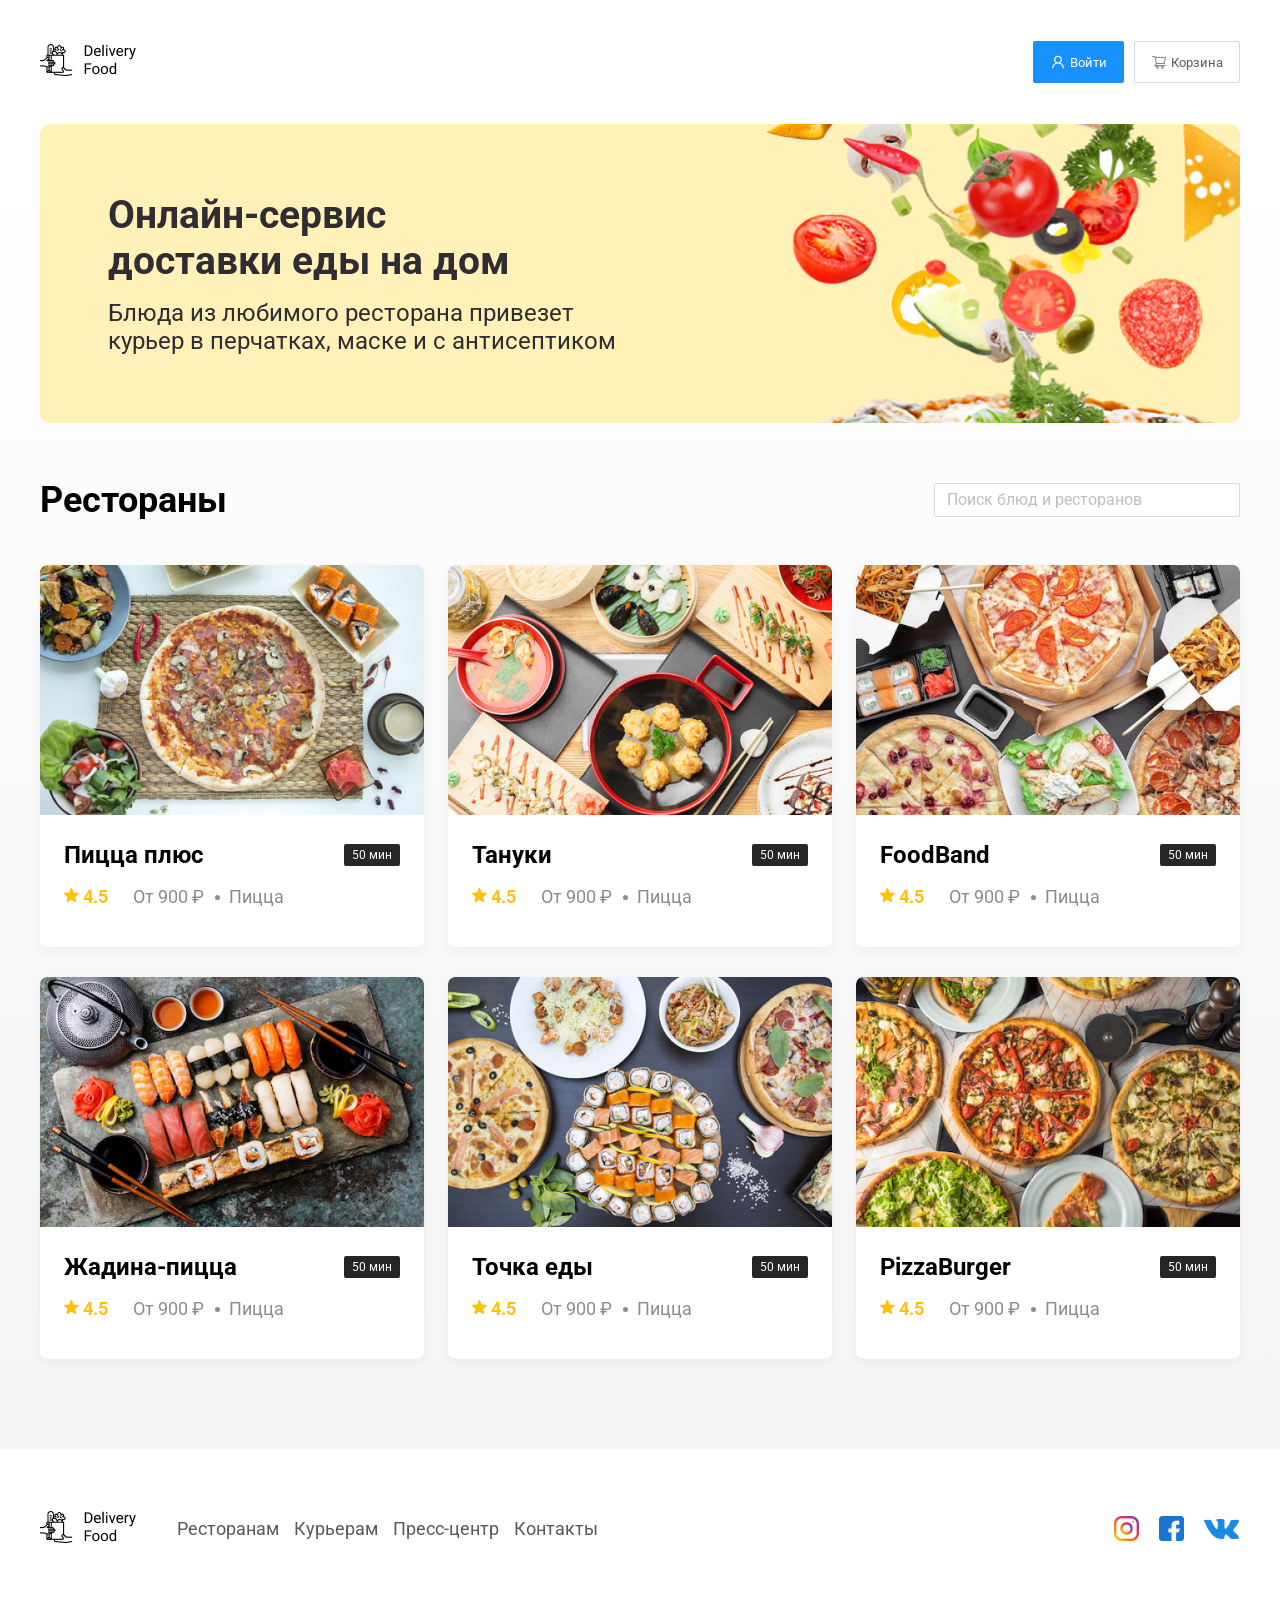
<file: index.html>
<!DOCTYPE html>
<html lang="ru">
<head>
    <meta charset="UTF-8">
    <meta name="viewport" content="width=device-width, initial-scale=1.0">
    <link rel="preconnect" href="https://fonts.googleapis.com">
    <link rel="preconnect" href="https://fonts.gstatic.com" crossorigin>
    <link href="https://fonts.googleapis.com/css2?family=Roboto:ital,wght@0,100..900;1,100..900&display=swap" rel="stylesheet">
    <link rel="stylesheet" href="./css/style.css">
    <script src="./script/index.js" defer></script>
    <title>Delivery Food</title>
</head>

<body>
    <div class="page-wrapper">
        <header class="header">
            <div class="container">
                <div class="header-box">
                    <a href="./index.html" class="header-logo logo">
                        <img src="./img/logo.png" alt="logo">
                    </a>
                    <div class="header-controls">
                        <button class="btn btn-primary">
                            <img src="./img/icon 1.png" alt="user">
                            Войти
                        </button>
                        <button class="btn btn-outline" id="cart-button">
                            <img src="./img/icon 2.png" alt="user">
                            Корзина
                        </button>
                    </div>
                </div>
            </div>
        </header>

        <main class="main">
            <section class="banner">
                <div class="container">
                    <div class="banner-item">
                        <h2 class="banner-item-title">
                            Онлайн-сервис <br> доставки еды на дом
                        </h2>
                        <p class="banner-item-subtitle">
                            Блюда из любимого ресторана привезет курьер в перчатках, маске и с антисептиком
                        </p>
                    </div>
                </div>
            </section>
            <section class="products">
                <div class="container">
                    <div class="products-header">
                        <h3 class="products-header-title">
                            Рестораны
                        </h3>
                        <input 
                            type="text" 
                            class="products-header-search"
                            placeholder="Поиск блюд и ресторанов"
                        >
                    </div>
                    <div class="products-wrapper" id="rests-container">
                        <a href="./index-copy.html" class="products-card">
                            <div class="products-card-image">
                                <img src="./img/Рестораны/Пицца плюс.jpg" alt="1">
                            </div>
                            <div class="products-card-description">
                                <div class="products-card-description-row">
                                    <h4 class="products-card-description-title">Пицца плюс</h4>
                                    <div class="products-card-description-padge">50 мин</div>
                                </div>
                                <div class="products-card-description-row">
                                    <div class="products-card-description-info">
                                        <div class="products-card-description-info-raiting">
                                            <img src="./img/Star.svg" alt="star">
                                            4,5
                                        </div>
                                        <div class="products-card-description-info-price">
                                            От 900 ₽
                                        </div>
                                        <div class="products-card-description-info-group">
                                            Пицца
                                        </div>
                                    </div>
                                </div>
                            </div>
                        </a>
                        <a href="./index-copy.html" class="products-card">
                            <div class="products-card-image">
                                <img src="./img/Рестораны/Тануки.jpg" alt="2">
                            </div>
                            <div class="products-card-description">
                                <div class="products-card-description-row">
                                    <h4 class="products-card-description-title">Тануки</h4>
                                    <div class="products-card-description-padge">50 мин</div>
                                </div>
                                <div class="products-card-description-row">
                                    <div class="products-card-description-info">
                                        <div class="products-card-description-info-raiting">
                                            <img src="./img/Star.svg" alt="star">
                                            4,5
                                        </div>
                                        <div class="products-card-description-info-price">
                                            От 900 ₽
                                        </div>
                                        <div class="products-card-description-info-group">
                                            Пицца
                                        </div>
                                    </div>
                                </div>
                            </div>
                        </a>
                        <a href="./index-copy.html" class="products-card">
                            <div class="products-card-image">
                                <img src="./img/Рестораны/FoodBand.jpg" alt="3">
                            </div>
                            <div class="products-card-description">
                                <div class="products-card-description-row">
                                    <h4 class="products-card-description-title">FoodBand</h4>
                                    <div class="products-card-description-padge">50 мин</div>
                                </div>
                                <div class="products-card-description-row">
                                    <div class="products-card-description-info">
                                        <div class="products-card-description-info-raiting">
                                            <img src="./img/Star.svg" alt="star">
                                            4,5
                                        </div>
                                        <div class="products-card-description-info-price">
                                            От 900 ₽
                                        </div>
                                        <div class="products-card-description-info-group">
                                            Пицца
                                        </div>
                                    </div>
                                </div>
                            </div>
                        </a>
                        <a href="./index-copy.html" class="products-card">
                            <div class="products-card-image">
                                <img src="./img/Рестораны/Жадина-пицца.jpg" alt="4">
                            </div>
                            <div class="products-card-description">
                                <div class="products-card-description-row">
                                    <h4 class="products-card-description-title">Жадина-пицца</h4>
                                    <div class="products-card-description-padge">50 мин</div>
                                </div>
                                <div class="products-card-description-row">
                                    <div class="products-card-description-info">
                                        <div class="products-card-description-info-raiting">
                                            <img src="./img/Star.svg" alt="star">
                                            4,5
                                        </div>
                                        <div class="products-card-description-info-price">
                                            От 900 ₽
                                        </div>
                                        <div class="products-card-description-info-group">
                                            Пицца
                                        </div>
                                    </div>
                                </div>
                            </div>
                        </a>
                        <a href="./index-copy.html" class="products-card">
                            <div class="products-card-image">
                                <img src="./img/Рестораны/Точка еды.jpg" alt="5">
                            </div>
                            <div class="products-card-description">
                                <div class="products-card-description-row">
                                    <h4 class="products-card-description-title">Точка еды</h4>
                                    <div class="products-card-description-padge">50 мин</div>
                                </div>
                                <div class="products-card-description-row">
                                    <div class="products-card-description-info">
                                        <div class="products-card-description-info-raiting">
                                            <img src="./img/Star.svg" alt="star">
                                            4,5
                                        </div>
                                        <div class="products-card-description-info-price">
                                            От 900 ₽
                                        </div>
                                        <div class="products-card-description-info-group">
                                            Пицца
                                        </div>
                                    </div>
                                </div>
                            </div>
                        </a>
                        <a href="./index-copy.html" class="products-card">
                            <div class="products-card-image">
                                <img src="./img/Рестораны/PizzaBurger.jpg" alt="6">
                            </div>
                            <div class="products-card-description">
                                <div class="products-card-description-row">
                                    <h4 class="products-card-description-title">PizzaBurger</h4>
                                    <div class="products-card-description-padge">50 мин</div>
                                </div>
                                <div class="products-card-description-row">
                                    <div class="products-card-description-info">
                                        <div class="products-card-description-info-raiting">
                                            <img src="./img/Star.svg" alt="star">
                                            4,5
                                        </div>
                                        <div class="products-card-description-info-price">
                                            От 900 ₽
                                        </div>
                                        <div class="products-card-description-info-group">
                                            Пицца
                                        </div>
                                    </div>
                                </div>
                            </div>
                        </a>
                    </div>
                </div>
            </section>
        </main>

        <div class="cart-modal_overlay">
            <div class="cart-modal">
                <div class="cart-modal-header">
                    <h2 class="cart-modal-header-title">Корзина</h2>
                    <span class="cart-modal-header-close">
                        <img src="./img/Vector2.png" alt="close">
                    </span>
                </div>
                <div class="cart-modal-body">
                    <div class="cart-item">
                        <p class="cart-item-title">Ролл угорь стандарт</p>
                        <div class="cart-item-controls">
                            <div class="cart-item-controls-price">250 ₽</div>
                            <button class="btn btn-outline">-</button>
                            <div class="cart-item-controls-count">1</div>
                            <button class="btn btn-outline">+</button>
                        </div>
                    </div>
                    <div class="cart-item">
                        <p class="cart-item-title">Ролл угорь стандарт</p>
                        <div class="cart-item-controls">
                            <div class="cart-item-controls-price">250 ₽</div>
                            <button class="btn btn-outline">-</button>
                            <div class="cart-item-controls-count">1</div>
                            <button class="btn btn-outline">+</button>
                        </div>
                    </div>
                    <div class="cart-item">
                        <p class="cart-item-title">Ролл угорь стандарт</p>
                        <div class="cart-item-controls">
                            <div class="cart-item-controls-price">250 ₽</div>
                            <button class="btn btn-outline">-</button>
                            <div class="cart-item-controls-count">1</div>
                            <button class="btn btn-outline">+</button>
                        </div>
                    </div>
                    <div class="cart-item">
                        <p class="cart-item-title">Ролл угорь стандарт</p>
                        <div class="cart-item-controls">
                            <div class="cart-item-controls-price">250 ₽</div>
                            <button class="btn btn-outline">-</button>
                            <div class="cart-item-controls-count">1</div>
                            <button class="btn btn-outline">+</button>
                        </div>
                    </div>
                    <div class="cart-item">
                        <p class="cart-item-title">Ролл угорь стандарт</p>
                        <div class="cart-item-controls">
                            <div class="cart-item-controls-price">250 ₽</div>
                            <button class="btn btn-outline">-</button>
                            <div class="cart-item-controls-count">1</div>
                            <button class="btn btn-outline">+</button>
                        </div>
                    </div>
                </div>
                <div class="cart-modal-footer">
                    <div class="cart-modal-footer-price">
                        1250 ₽
                    </div>
                    <div class="cart-modal-footer-controls">
                        <button class="btn btn-primary">
                            Оформить заказ
                        </button>
                        <button class="btn btn-outline">
                            Отмена
                        </button>
                    </div>
                </div>
            </div>
        </div>

        <footer class="footer">
            <div class="container">
                <div class="footer-box">
                    <div class="footer-box">
                        <a href="./index.html" class="footer-logo logo">
                            <img src="./img/logo.png" alt="logo">
                        </a>
                    </div>
                    <div class="footer-nav">
                        <ul>
                            <li>Ресторанам</li>
                            <li>Курьерам</li>
                            <li>Пресс-центр</li>
                            <li>Контакты</li>
                        </ul>
                    </div>
                    <div class="footer-social">
                        <img src="./img/insta.png" alt="insta">
                        <img src="./img/face.png" alt="face">
                        <img src="./img/vk.png" alt="vk">
                    </div>
                </div>
            </div>
        </footer>
    </div>
</body>
</html>
</file>
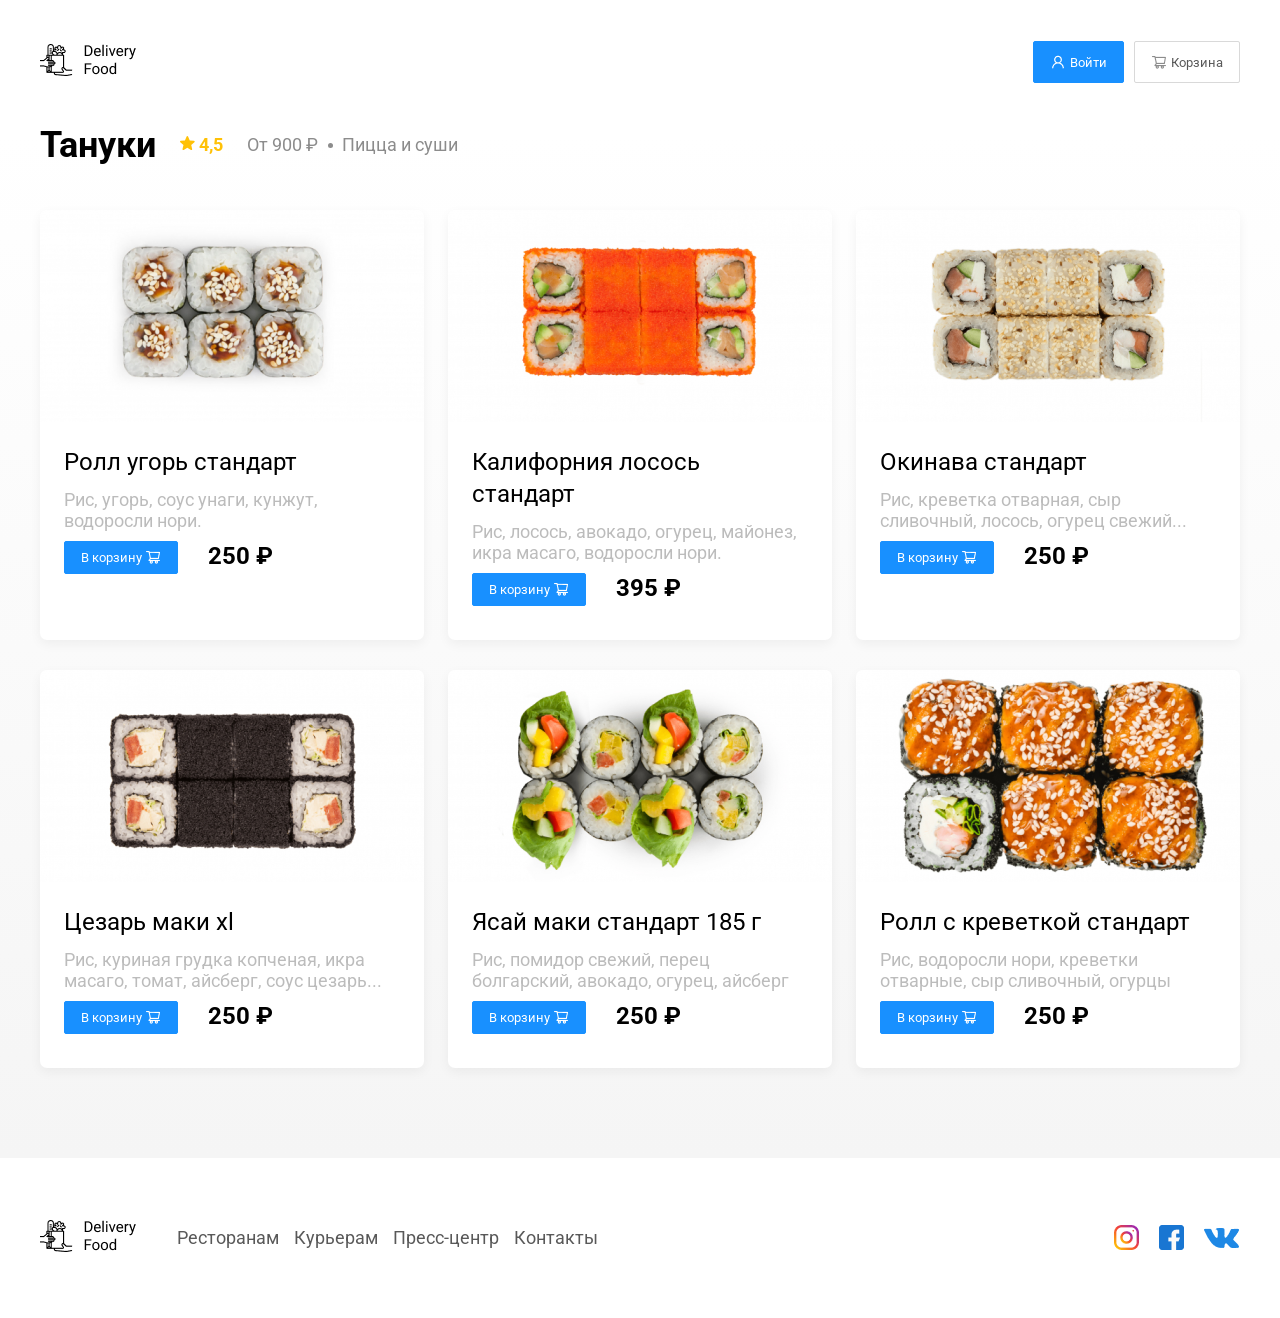
<file: index-copy.html>
<!DOCTYPE html>
<html lang="ru">
<head>
    <meta charset="UTF-8">
    <meta name="viewport" content="width=device-width, initial-scale=1.0">
    <link rel="preconnect" href="https://fonts.googleapis.com">
    <link rel="preconnect" href="https://fonts.gstatic.com" crossorigin>
    <link href="https://fonts.googleapis.com/css2?family=Roboto:ital,wght@0,100..900;1,100..900&display=swap" rel="stylesheet">
    <link rel="stylesheet" href="./css/style.css">
    <script src="./script/index.js" defer></script>
    <title>Delivery Food</title>
</head>
<body>
    <div class="page-wrapper">
        <header class="header">
            <div class="container">
                <div class="header-box">
                    <a href="./index.html" class="header-logo logo">
                        <img src="./img/logo.png" alt="logo">
                    </a>
                    <div class="header-controls">
                        <button class="btn btn-primary">
                            <img src="./img/icon 1.png" alt="user">
                            Войти
                        </button>
                        <button class="btn btn-outline" id="cart-button">
                            <img src="./img/icon 2.png" alt="user">
                            Корзина
                        </button>
                    </div>
                </div>
            </div>
        </header>

        <main class="main">
            <section class="products">
                <div class="container">
                    <div class="products-header-goods">
                        <h3 class="products-header-title">
                            Тануки
                        </h3>
                        <div class="products-card-description-info-raiting">
                            <img src="./img/Star.svg" alt="star">
                                4,5
                        </div>
                        <div class="products-card-description-info-price">
                            От 900 ₽
                        </div>
                        <div class="products-card-description-info-group">
                            Пицца и суши
                        </div>
                    </div>
                    <div class="products-wrapper">
                        <div class="products-card">
                            <div class="products-card-image">
                                <img src="./img/Продукты/Ролл угорь стандарт.png" alt="1">
                            </div>
                            <div class="products-card-description">
                                <div class="products-card-description-row">
                                    <h5 class="products-card-description-name">Ролл угорь стандарт</h5>
                                </div>
                                <div class="products-card-description-row">
                                    <p class="products-card-description-text">Рис, угорь, соус унаги, 
                                        кунжут, водоросли нори.</p>
                                </div>
                                <div class="products-card-description-row">
                                    <div class="products-card-description-controls">
                                        <button class="btn btn-primary">
                                            В корзину
                                            <img src="./img/Vector3.png" alt="user">  
                                        </button>
                                        <span class="products-card-description-controls-price">250 ₽</span>
                                    </div>
                                </div>
                            </div>
                        </div>
                        <div class="products-card">
                            <div class="products-card-image">
                                <img src="./img/Продукты/Калифорния лосось стандарт.png" alt="2">
                            </div>
                            <div class="products-card-description">
                                <div class="products-card-description-row">
                                    <h5 class="products-card-description-name">Калифорния лосось стандарт</h5>
                                </div>
                                <div class="products-card-description-row">
                                    <p class="products-card-description-text">Рис, лосось, авокадо, огурец, майонез, 
                                        икра масаго, водоросли нори.</p>
                                </div>
                                <div class="products-card-description-row">
                                    <div class="products-card-description-controls">
                                        <button class="btn btn-primary">
                                            В корзину
                                            <img src="./img/Vector3.png" alt="user"> 
                                        </button>
                                        <span class="products-card-description-controls-price">395 ₽</span>
                                    </div>
                                </div>
                            </div>
                        </div>
                        <div class="products-card">
                            <div class="products-card-image">
                                <img src="./img/Продукты/Окинава стандарт.png" alt="3">
                            </div>
                            <div class="products-card-description">
                                <div class="products-card-description-row">
                                    <h5 class="products-card-description-name">Окинава стандарт</h5>
                                </div>
                                <div class="products-card-description-row">
                                    <p class="products-card-description-text">Рис, креветка отварная, сыр сливочный, лосось, огурец свежий...</p>
                                </div>
                                <div class="products-card-description-row">
                                    <div class="products-card-description-controls">
                                        <button class="btn btn-primary">
                                            В корзину
                                            <img src="./img/Vector3.png" alt="user">  
                                        </button>
                                        <span class="products-card-description-controls-price">250 ₽</span>
                                    </div>
                                </div>
                            </div>
                        </div>
                        <div class="products-card">
                            <div class="products-card-image">
                                <img src="./img/Продукты/Цезарь маки хl.png" alt="4">
                            </div>
                            <div class="products-card-description">
                                <div class="products-card-description-row">
                                    <h5 class="products-card-description-name">Цезарь маки хl</h5>
                                </div>
                                <div class="products-card-description-row">
                                    <p class="products-card-description-text">Рис, куриная грудка копченая, икра масаго, томат, айсберг, соус цезарь...</p>
                                </div>
                                <div class="products-card-description-row">
                                    <div class="products-card-description-controls">
                                        <button class="btn btn-primary">
                                            В корзину
                                            <img src="./img/Vector3.png" alt="user">  
                                        </button>
                                        <span class="products-card-description-controls-price">250 ₽</span>
                                    </div>
                                </div>
                            </div>
                        </div>
                        <div class="products-card">
                            <div class="products-card-image">
                                <img src="./img/Продукты/Ясай маки стандарт 185 г.png" alt="5">
                            </div>
                            <div class="products-card-description">
                                <div class="products-card-description-row">
                                    <h5 class="products-card-description-name">Ясай маки стандарт 185 г</h5>
                                </div>
                                <div class="products-card-description-row">
                                    <p class="products-card-description-text">Рис, помидор свежий, перец болгарский, авокадо, огурец, айсберг</p>
                                </div>
                                <div class="products-card-description-row">
                                    <div class="products-card-description-controls">
                                        <button class="btn btn-primary">
                                            В корзину
                                            <img src="./img/Vector3.png" alt="user">  
                                        </button>
                                        <span class="products-card-description-controls-price">250 ₽</span>
                                    </div>
                                </div>
                            </div>
                        </div>
                        <div class="products-card">
                            <div class="products-card-image">
                                <img src="./img/Продукты/Ролл с креветкой стандарт.png" alt="6">
                            </div>
                            <div class="products-card-description">
                                <div class="products-card-description-row">
                                    <h5 class="products-card-description-name">Ролл с креветкой стандарт</h5>
                                </div>
                                <div class="products-card-description-row">
                                    <p class="products-card-description-text">Рис, водоросли нори, креветки отварные, сыр сливочный, огурцы</p>
                                </div>
                                <div class="products-card-description-row">
                                    <div class="products-card-description-controls">
                                        <button class="btn btn-primary">
                                            В корзину
                                            <img src="./img/Vector3.png" alt="user">  
                                        </button>
                                        <span class="products-card-description-controls-price">250 ₽</span>
                                    </div>
                                </div>
                            </div>
                        </div>
                    </div>
                </div>
            </section>
        </main>

        <div class="cart-modal_overlay">
            <div class="cart-modal">
                <div class="cart-modal-header">
                    <h2 class="cart-modal-header-title">Корзина</h2>
                    <span class="cart-modal-header-close">
                        <img src="./img/Vector2.png" alt="close">
                    </span>
                </div>
                <div class="cart-modal-body">
                    <div class="cart-item">
                        <p class="cart-item-title">Ролл угорь стандарт</p>
                        <div class="cart-item-controls">
                            <div class="cart-item-controls-price">250 ₽</div>
                            <button class="btn btn-outline">-</button>
                            <div class="cart-item-controls-count">1</div>
                            <button class="btn btn-outline">+</button>
                        </div>
                    </div>
                    <div class="cart-item">
                        <p class="cart-item-title">Ролл угорь стандарт</p>
                        <div class="cart-item-controls">
                            <div class="cart-item-controls-price">250 ₽</div>
                            <button class="btn btn-outline">-</button>
                            <div class="cart-item-controls-count">1</div>
                            <button class="btn btn-outline">+</button>
                        </div>
                    </div>
                    <div class="cart-item">
                        <p class="cart-item-title">Ролл угорь стандарт</p>
                        <div class="cart-item-controls">
                            <div class="cart-item-controls-price">250 ₽</div>
                            <button class="btn btn-outline">-</button>
                            <div class="cart-item-controls-count">1</div>
                            <button class="btn btn-outline">+</button>
                        </div>
                    </div>
                    <div class="cart-item">
                        <p class="cart-item-title">Ролл угорь стандарт</p>
                        <div class="cart-item-controls">
                            <div class="cart-item-controls-price">250 ₽</div>
                            <button class="btn btn-outline">-</button>
                            <div class="cart-item-controls-count">1</div>
                            <button class="btn btn-outline">+</button>
                        </div>
                    </div>
                    <div class="cart-item">
                        <p class="cart-item-title">Ролл угорь стандарт</p>
                        <div class="cart-item-controls">
                            <div class="cart-item-controls-price">250 ₽</div>
                            <button class="btn btn-outline">-</button>
                            <div class="cart-item-controls-count">1</div>
                            <button class="btn btn-outline">+</button>
                        </div>
                    </div>
                </div>
                <div class="cart-modal-footer">
                    <div class="cart-modal-footer-price">
                        1250 ₽
                    </div>
                    <div class="cart-modal-footer-controls">
                        <button class="btn btn-primary">
                            Оформить заказ
                        </button>
                        <button class="btn btn-outline">
                            Отмена
                        </button>
                    </div>
                </div>
            </div>
        </div>

        <footer class="footer">
            <div class="container">
                <div class="footer-box">
                    <div class="footer-box">
                        <a href="./index.html" class="footer-logo logo">
                            <img src="./img/logo.png" alt="logo">
                        </a>
                    </div>
                    <div class="footer-nav">
                        <ul>
                            <li>Ресторанам</li>
                            <li>Курьерам</li>
                            <li>Пресс-центр</li>
                            <li>Контакты</li>
                        </ul>
                    </div>
                    <div class="footer-social">
                        <img src="./img/insta.png" alt="insta">
                        <img src="./img/face.png" alt="face">
                        <img src="./img/vk.png" alt="vk">
                    </div>
                </div>
            </div>
        </footer>
    </div>
</body>
</html>
</file>
<file: css/style.css>
* {
    box-sizing: border-box;
    font-family: Roboto;
    font-style: normal;
    line-height: normal;
}
body {
    margin: 0;
    padding: 0;
}
main {
    flex-grow: 1;
    background: linear-gradient(180deg, rgba(245, 245, 245, 0) 1.04%, #f5f5f5 100%);
}
.page-wrapper {
    display: flex;
    flex-direction: column;
    min-height: 100vh;
}
.btn {
    display: flex;
    padding: 8px 16px;
    align-items: center;
    gap: 4px;
    outline: none;
    cursor: pointer;
}
.btn-primary{
    border-radius: 2px;
    background: #1890ff;
    border: 1px solid #1890ff;
    color: #fff
}
.btn-outline {
    border: 1px solid #d9d9d9;
    border-radius: 2px;
    background: #fff;
    box-shadow: 0 0 2px 0 rgba(0,0,0,0.00);
    color: #595959;
}
.logo {
    max-width: 100%;
}
.logo img {
    width: 100%;
}
.header {
    display: flex;
    align-items: center;
    min-height: 124px;
}
.header-box {
    height: 100%;
    display: flex;
    align-items: center;
    justify-content: space-between;
}
.header-controls {
    display: flex;
    align-items: center;
    justify-content: flex-end;
    gap: 10px;
}
.footer {
    display: flex;
    align-items: center;
    min-height: 156px;
    padding: 60px 0;
}
.footer-box {
    height: 100%;
    display: flex;
    align-items: center;
    justify-content: space-between;
    gap: 36px;
    flex-wrap: wrap;
}
.footer-nav {
    flex-grow: 1;
}

.container {
    width: 100%;
    height: 100%;
    max-width: 1230px;
    margin: 0 auto;
    padding-left: 15px;
    padding-right: 15px;
}
.footer-nav {
    flex-grow: 1;
}
.footer-nav ul {
    display: flex;
    align-items: center;
    list-style: none;
    padding: 0;
    margin: 0;
    gap: 15px;
}
.footer-nav ul li {
    font-weight: 400;
    font-size: 18px;
    color: #595959;
}
.footer-social {
    display: flex;
    align-items: center;
    justify-content: flex-end;
    gap: 20px;
}
.banner {
    margin-bottom: 56px;
}
.banner-item {
    background-image: url(/img/banner-img.png);
    background-repeat: no-repeat;
    background-size: contain;
    background-position: center right;
    padding: 68px;
    border-radius: 10px;
    background-color: #FFF1B8;
}
.banner-item-title {
    font-weight: 700;
    font-size: 39px;
    color: #302c34;
    max-width: 50%;
    margin-top: 0;
    margin-bottom: 15px;
}
.banner-item-subtitle {
    font-weight: 400;
    font-size: 24px;
    color: #302c34;
    max-width: 50%;
    margin: 0;
}
.products-header {
    display: flex;
    align-items: center;
    justify-content: space-between;
    flex-wrap: wrap;
    gap: 24px;
}
.products-header-goods {
    display: flex;
    align-items: center;
    flex-wrap: wrap;
    gap: 24px;
}
.products-header-title {
    font-weight: 700;
    font-size: 36px;
    color: #000;
    margin: 0;
}
.products-header-search {
    min-width: 306px;
    height: 34px;
    flex-shrink: 0;
    border-radius: 2px;
    border: 1px solid #d9d9d9;
    background: #fff;
    padding: 5px 12px;
}
.products-header-search:focus {
    outline: none;
    border: 1px solid #d9d9d9;
}
.products-header-search::placeholder {
    font-weight: 400;
    font-size: 16px;
    line-height: 24px;
    color: #BFBFBF;
}
.products-wrapper {
    margin-top: 44px;
    margin-bottom: 90px;
    display: flex;
    flex-wrap: wrap;
    row-gap: 30px;
    column-gap: 24px;
}
.products-card {
    width: calc((100% - 48px) / 3);
    border-radius: 7px;
    background: #fff;
    box-shadow: 0 4px 12px 0 rgba(0, 0, 0, 0.05);
    overflow: hidden;
    text-decoration: none;
}
.products-card-image {
    width: 100%;
}
.products-card-image img {
    width: 100%;
}
.products-card-description {
    padding: 20px 24px 34px 24px;
}
.products-card-description-row {
    display: flex;
    align-items: center;
    justify-content: space-between;
}
.products-card-description-row:not(:last-child) {
    margin-bottom: 10px;
}
.products-card-description-title {
    font-weight: 700;
    font-size: 24px;
    line-height: 32px;
    color: #000;
    margin: 0;
}
.products-card-description-padge {
    font-weight: 400;
    font-size: 12px;
    line-height: 20px;
    color: #fff;
    border-radius: 2px;
    background: #262626;
    padding: 1px 8px;
}
.products-card-description-info {
    display: flex;
    align-items: center;
    justify-content: flex-start;
    flex-wrap: wrap;
    row-gap: 25px;
    column-gap: 25px;
}
.products-card-description-info-raiting {
    font-weight: 700;
    font-size: 18px;
    line-height: 32px;
    color: #ffc107;
}
.products-card-description-info-price {
    font-weight: 400;
    font-size: 18px;
    line-height: 32px;
    color: #8c8c8c;
}
.products-card-description-info-group {
    font-weight: 400;
    font-size: 18px;
    line-height: 32px;
    color: #8c8c8c;
    position: relative;
}
.products-card-description-info-group::before {
    content: '';
    display: block;
    width: 5px;
    height: 5px;
    border-radius: 50%;
    background-color: #8c8c8c;
    position: absolute;
    left: -14px;
    top: 14px;
}
.products-card-description-name {
    color: #000;
    font-weight: 400;
    font-size: 24px;
    line-height: 133%;
    margin: 0;
}
.products-card-description-text {
    margin: 0;
    color: #bcbcbc;
    font-weight: 400;
    font-size: 18px;
}
.products-card-description-controls {
    display: flex;
    align-items: center;
    justify-content: flex-start;
    flex-wrap: wrap;
    row-gap: 10px;
    column-gap: 30px;
}
.products-card-description-controls-price {
    color: #000;
    font-weight: 700;
    font-size: 24px;
    line-height: 133%;
}
.cart-modal_overlay {
    display: none;
    position: fixed;
    top: 0;
    right: 0;
    bottom: 0;
    left: 0;
    background: rgba(0, 0, 0, 0.40);
    align-items: center;
    justify-content: center;
}
.cart-modal_overlay.open {
    display: flex;
}
.cart-modal {
    width: 100%;
    max-width: 780px;
    padding: 40px 45px;
    border-radius: 5px;
    background: #fff;
}
.cart-modal-header {
    display: flex;
    align-items: center;
    justify-content: space-between;
    margin-bottom: 48px;
}
.cart-modal-header-title {
    color: #000;
    font-size: 34px;
    font-weight: 300;
    margin: 0;
}
.cart-modal-header-close {
    cursor: pointer;
}
.cart-modal-footer {
    display: flex;
    align-items: center;
    justify-content: space-between;
    flex-wrap: wrap;
    gap: 10px;
    margin-top: 50px;
}
.cart-modal-footer-price {
    border-radius: 5px;
    background: #262626;
    color: #fafafa;
    font-size: 20px;
    font-weight: 700;
    padding: 15px 20px;
}
.cart-modal-footer-controls {
    display: flex;
    align-items: center;
    gap: 10px;
}
.cart-item {
    display: flex;
    align-items: center;
    justify-content: space-between;
    flex-wrap: wrap;
    gap: 10px;
}
.cart-item:not(:last-child) {
    padding-bottom: 10px;
    margin-bottom: 10px;
    border-bottom: 1px solid #d9d9d9;
}
.cart-item-title {
    color: #000;
    font-size: 18px;
    font-weight: 400;
    line-height: 32px;
    margin: 0;
}
.cart-item-controls {
    display: flex;
    align-items: center;
}
.cart-item-controls-price {
    margin-right: 47px;
    color: #000;
    font-size: 20px;
    font-weight: 700;
    line-height: 32px;
}
.cart-item-controls button {
    border: 1px solid #40a9ff;
    color: #40a9ff;
}
.cart-item-controls-count {
    margin: 0 15px;
}


@media (max-width: 991px) {
    .banner-item-title {
        max-width: 100%;
    }
    .banner-item-subtitle {
        max-width: 100%;
    }
    .products-card {
        width: calc((100%-24px) / 2);
    }
    .banner-item {
        background-image:none
    }
}
@media (max-width: 768px) {
    .products-card {
        width: 100%
    }
}
</file>
